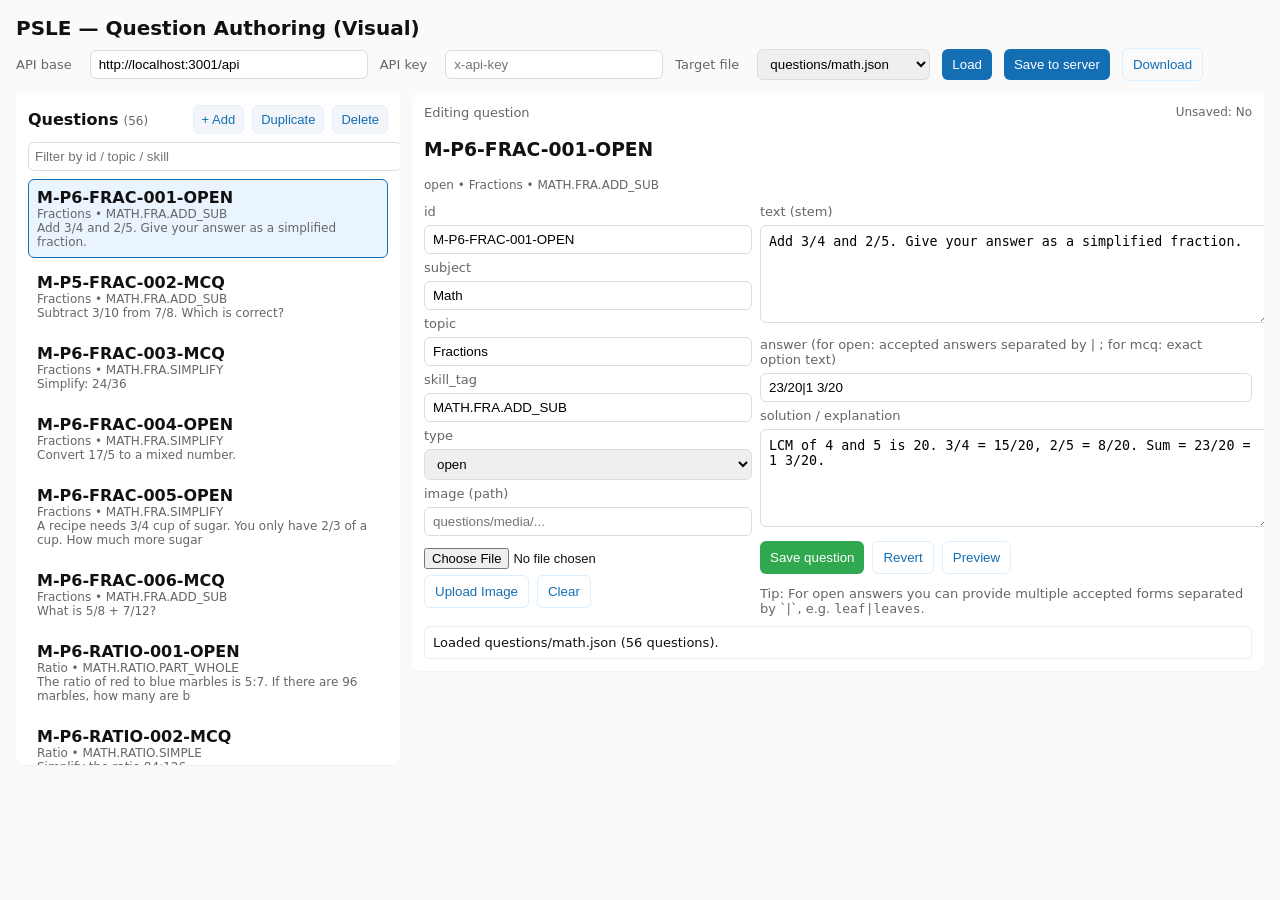
<file: author.html>
<!doctype html>
<html lang="en">
<head>
  <meta charset="utf-8" />
  <meta name="viewport" content="width=device-width,initial-scale=1" />
  <title>Question Authoring — Visual Editor</title>
  <style>
    :root { --accent:#146EB4; --muted:#666; --bg:#fafafa; --card:#fff; }
    body { font-family: Inter, Roboto, system-ui, Arial; margin: 16px; background:var(--bg); color:#111; }
    h1 { margin: 0 0 8px 0; font-size:20px; }
    .top { display:flex; gap:12px; align-items:center; margin-bottom:12px; flex-wrap:wrap; }
    label { font-size:13px; color:var(--muted); margin-right:6px; }
    input[type=text], select, input[type=number] { padding:6px 8px; border:1px solid #ddd; border-radius:6px; }
    #container { display:flex; gap:12px; align-items:flex-start; }
    .panel { background:var(--card); border-radius:8px; padding:12px; box-shadow:0 1px 2px rgba(0,0,0,0.04); }
    .left { width:360px; max-height:72vh; overflow:auto; }
    .right { flex:1; max-height:72vh; overflow:auto; }
    .q-list { list-style:none; padding:0; margin:8px 0 0 0; }
    .q-list li { padding:8px; border-radius:6px; margin-bottom:6px; cursor:pointer; display:flex; gap:8px; align-items:center; border:1px solid transparent; }
    .q-list li:hover { background:#f6fbff; border-color:#e1efff; }
    .q-list li.active { background:#eaf4ff; border-color:var(--accent); }
    .meta { font-size:12px; color:var(--muted); }
    .row { display:flex; gap:8px; margin-bottom:8px; align-items:center; }
    .col { display:flex; flex-direction:column; gap:6px; }
    textarea { width:100%; min-height:80px; font-family: monospace; padding:8px; border-radius:6px; border:1px solid #ddd; }
    input[type=file] { font-size:13px; }
    button { background:var(--accent); color:white; border:0; padding:8px 10px; border-radius:6px; cursor:pointer; }
    button.ghost { background:transparent; color:var(--accent); border:1px solid #dbefff; }
    .muted { color:var(--muted); font-size:13px; }
    .small { font-size:12px; color:var(--muted); }
    .flex { display:flex; gap:8px; align-items:center; }
    .controls { display:flex; gap:8px; flex-wrap:wrap; align-items:center; }
    .preview img { max-width:320px; display:block; margin:8px 0; border-radius:6px; }
    .danger { background:#E4572E; }
    .success { background:#2FA84F; }
    .status { margin-top:10px; padding:8px; border-radius:6px; background: #fff; border:1px solid #eee; font-size:13px; }
    .help { font-size:13px; color:var(--muted); margin-top:6px; }
    .opt-list { display:flex; flex-direction:column; gap:6px; }
    .opt-row { display:flex; gap:6px; align-items:center; }
    .opt-row input { flex:1; }
    .split { display:flex; gap:8px; }
    .w-40 { width:40%; }
    .w-60 { width:60%; }
    .btn-inline { padding:6px 8px; font-size:13px; background:#f2f6fb; color:var(--accent); border-radius:6px; border:1px solid #e6f0fb; cursor:pointer; }
  </style>
</head>
<body>
  <h1>PSLE — Question Authoring (Visual)</h1>

  <div class="top">
    <label>API base</label>
    <input id="apiBase" type="text" value="http://localhost:3001/api" style="width:260px;">
    <label>API key</label>
    <input id="apiKey" type="text" placeholder="x-api-key" style="width:200px;">
    <label>Target file</label>
    <select id="fileSelect">
      <option>questions/math.json</option>
      <option>questions/english.json</option>
      <option>questions/science.json</option>
    </select>
    <button id="loadBtn">Load</button>
    <button id="saveBtn">Save to server</button>
    <button id="downloadBtn" class="ghost">Download</button>
  </div>

  <div id="container">
    <div class="panel left">
      <div style="display:flex; justify-content:space-between; align-items:center;">
        <div><strong>Questions</strong> <span id="count" class="small muted">(0)</span></div>
        <div class="controls">
          <button id="addBtn" class="btn-inline">+ Add</button>
          <button id="dupBtn" class="btn-inline">Duplicate</button>
          <button id="delBtn" class="btn-inline danger">Delete</button>
        </div>
      </div>

      <input id="filterText" type="text" placeholder="Filter by id / topic / skill" style="width:100%; margin-top:8px; padding:6px; border-radius:6px; border:1px solid #ddd;">
      <ul class="q-list" id="qList"></ul>
    </div>

    <div class="panel right">
      <div style="display:flex; justify-content:space-between; align-items:flex-start;">
        <div>
          <div class="muted">Editing question</div>
          <h3 id="qTitle">—</h3>
          <div id="idNote" class="small muted"></div>
        </div>
        <div class="small muted">
          <div>Unsaved: <span id="unsavedFlag">No</span></div>
          <div id="lastSaved" class="small"></div>
        </div>
      </div>

      <div style="margin-top:12px;">
        <div class="split">
          <div class="col w-40">
            <label>id</label>
            <input id="qId" type="text" />
            <label>subject</label>
            <input id="qSubject" type="text" />
            <label>topic</label>
            <input id="qTopic" type="text" />
            <label>skill_tag</label>
            <input id="qSkill" type="text" />
            <label>type</label>
            <select id="qType">
              <option value="mcq">mcq</option>
              <option value="open">open</option>
              <option value="table">table</option>
            </select>
            <label>image (path)</label>
            <input id="qImage" type="text" placeholder="questions/media/..." />
            <div class="preview" id="imgPreview"></div>
            <input id="imageFile" type="file" accept="image/*">
            <div class="row">
              <button id="uploadBtn" class="ghost">Upload Image</button>
              <button id="clearImage" class="ghost">Clear</button>
            </div>
          </div>

          <div class="col w-60">
            <label>text (stem)</label>
            <textarea id="qText"></textarea>

            <div id="mcqArea" style="margin-top:8px;">
              <label>Options (MCQ)</label>
              <div class="opt-list" id="optList"></div>
              <button id="addOption" class="btn-inline" style="margin-top:6px;">+ Add option</button>
            </div>

            <div id="tableArea" style="margin-top:8px; display:none;">
              <label>Table JSON (headers + rows)</label>
              <textarea id="qTable" placeholder='{"headers":["A","B"],"rows":[["r1c1","r1c2"]]}'></textarea>
            </div>

            <label style="margin-top:8px;">answer (for open: accepted answers separated by | ; for mcq: exact option text)</label>
            <input id="qAnswer" type="text" />

            <label>solution / explanation</label>
            <textarea id="qSolution"></textarea>

            <div style="margin-top:8px; display:flex; gap:8px;">
              <button id="saveQuestion" class="success">Save question</button>
              <button id="revertQuestion" class="ghost">Revert</button>
              <button id="previewBtn" class="ghost">Preview</button>
            </div>

            <div class="help">Tip: For open answers you can provide multiple accepted forms separated by `|`, e.g. <code>leaf|leaves</code>.</div>
          </div>
        </div>

        <div class="status" id="status">Ready</div>
      </div>
    </div>
  </div>

  <script>
    // Simple authoring UI script
    let questions = [];
    let currentIndex = -1;
    let loadedFilename = document.getElementById('fileSelect').value;
    let unsaved = false;

    // UI elements
    const apiBaseEl = document.getElementById('apiBase');
    const apiKeyEl = document.getElementById('apiKey');
    const fileSelect = document.getElementById('fileSelect');
    const loadBtn = document.getElementById('loadBtn');
    const saveBtn = document.getElementById('saveBtn');
    const downloadBtn = document.getElementById('downloadBtn');
    const qListEl = document.getElementById('qList');
    const countEl = document.getElementById('count');
    const statusEl = document.getElementById('status');
    const unsavedFlag = document.getElementById('unsavedFlag');
    const lastSaved = document.getElementById('lastSaved');
    const filterText = document.getElementById('filterText');

    // editor fields
    const qId = document.getElementById('qId');
    const qSubject = document.getElementById('qSubject');
    const qTopic = document.getElementById('qTopic');
    const qSkill = document.getElementById('qSkill');
    const qType = document.getElementById('qType');
    const qTextEl = document.getElementById('qText');
    const optList = document.getElementById('optList');
    const qAnswer = document.getElementById('qAnswer');
    const qSolution = document.getElementById('qSolution');
    const qImage = document.getElementById('qImage');
    const imgPreview = document.getElementById('imgPreview');
    const imageFile = document.getElementById('imageFile');
    const uploadBtn = document.getElementById('uploadBtn');
    const clearImage = document.getElementById('clearImage');
    const addOptionBtn = document.getElementById('addOption');
    const mcqArea = document.getElementById('mcqArea');
    const tableArea = document.getElementById('tableArea');
    const qTable = document.getElementById('qTable');

    // left panel controls
    const addBtn = document.getElementById('addBtn');
    const dupBtn = document.getElementById('dupBtn');
    const delBtn = document.getElementById('delBtn');

    const saveQuestionBtn = document.getElementById('saveQuestion');
    const revertQuestionBtn = document.getElementById('revertQuestion');
    const previewBtn = document.getElementById('previewBtn');

    function setStatus(txt, ok=true){
      statusEl.textContent = txt;
      statusEl.style.borderColor = ok ? '#eee' : '#f5cccc';
    }

    function setUnsaved(v){
      unsaved = v;
      unsavedFlag.textContent = v ? 'Yes' : 'No';
    }

    function updateCount(){
      countEl.textContent = '(' + questions.length + ')';
    }

    function renderList(filter=''){
      qListEl.innerHTML = '';
      const f = (filter||'').trim().toLowerCase();
      questions.forEach((q, i) => {
        const title = q.id || ('Q' + (i+1));
        const txt = (q.text || '').replace(/\n/g,' ').slice(0,80);
        const key = (q.id + ' ' + (q.topic||'') + ' ' + (q.skill_tag||'') + ' ' + txt).toLowerCase();
        if (f && !key.includes(f)) return;
        const li = document.createElement('li');
        if (i === currentIndex) li.classList.add('active');
        li.dataset.index = i;
        li.innerHTML = `<div style="flex:1"><div><strong>${title}</strong></div><div class="meta">${q.topic||''} • ${q.skill_tag||''}</div><div class="small">${txt}</div></div>`;
        li.onclick = () => selectQuestion(i);
        qListEl.appendChild(li);
      });
    }

    function loadFileFromServer(){
  loadedFilename = fileSelect.value;
  setStatus('Loading ' + loadedFilename + ' ...');
  fetch(loadedFilename, {cache:'no-store'}).then(async res=>{
    if (!res.ok) throw new Error('HTTP '+res.status);
    const text = await res.text();
    try {
      const arr = JSON.parse(text);
      if (!Array.isArray(arr)) throw new Error('JSON is not an array');
      questions = arr;
      // start with no selection so selecting 0 won't trigger an accidental save
      currentIndex = -1;
      renderList(filterText.value);
      updateCount();
      // select first question if any
      if (questions.length) selectQuestion(0);
      setStatus('Loaded ' + loadedFilename + ' (' + questions.length + ' questions).');
    } catch(err) {
      setStatus('Parse error: ' + err.message, false);
    }
  }).catch(err=>{
    setStatus('Load failed: ' + err.message, false);
  });
}

    // editor <-> model sync
    function populateEditorFromQuestion(idx){
      if (idx == null || idx < 0 || !questions[idx]) {
        // clear
        qId.value = '';
        qSubject.value = '';
        qTopic.value = '';
        qSkill.value = '';
        qType.value = 'open';
        qTextEl.value = '';
        optList.innerHTML = '';
        qAnswer.value = '';
        qSolution.value = '';
        qImage.value = '';
        imgPreview.innerHTML = '';
        qTable.value = '';
        mcqArea.style.display = 'none';
        tableArea.style.display = 'none';
        document.getElementById('qTitle').textContent = '—';
        document.getElementById('idNote').textContent = '';
        setUnsaved(false);
        return;
      }
      const q = questions[idx];
      qId.value = q.id || '';
      qSubject.value = q.subject || '';
      qTopic.value = q.topic || '';
      qSkill.value = q.skill_tag || '';
      qType.value = q.type || 'open';
      qTextEl.value = q.text || '';
      qAnswer.value = q.answer || '';
      qSolution.value = q.solution || '';
      qImage.value = q.image || '';
      qTable.value = (q.table) ? JSON.stringify(q.table) : '';
      document.getElementById('qTitle').textContent = q.id || ('Q' + (idx+1));
      document.getElementById('idNote').textContent = (q.type || '') + ' • ' + (q.topic || '') + ' • ' + (q.skill_tag || '');

      // image preview
      imgPreview.innerHTML = '';
      if (q.image) {
        const img = document.createElement('img');
        img.src = q.image;
        img.alt = 'image';
        img.style.maxWidth = '320px';
        imgPreview.appendChild(img);
      }

      // MCQ options
      optList.innerHTML = '';
      if (q.type === 'mcq' && Array.isArray(q.options)) {
        q.options.forEach((opt, oi) => {
          const row = document.createElement('div');
          row.className = 'opt-row';
          row.innerHTML = `<input data-idx="${oi}" class="opt-input" value="${escapeHtml(opt)}"/><button class="ghost small" data-del="${oi}">X</button>`;
          optList.appendChild(row);
          row.querySelector('button[data-del]').onclick = (e)=>{
            e.preventDefault();
            q.options.splice(oi,1);
            populateEditorFromQuestion(currentIndex);
            setUnsaved(true);
            renderList(filterText.value);
          };
          row.querySelector('.opt-input').oninput = (e)=>{
            q.options[oi] = e.target.value;
            setUnsaved(true);
          };
        });
      } else if (q.type === 'mcq') {
        // ensure empty options area
        q.options = q.options || [];
      }

      // show/hide areas
      mcqArea.style.display = (q.type === 'mcq') ? 'block' : 'none';
      tableArea.style.display = (q.type === 'table') ? 'block' : 'none';

      setUnsaved(false);
    }

    function readEditorToQuestion(idx){
      if (idx == null || idx < 0) return;
      const q = questions[idx];
      q.id = qId.value.trim() || q.id || ('Q_' + Date.now());
      q.subject = qSubject.value.trim() || q.subject || 'Math';
      q.topic = qTopic.value.trim() || q.topic || '';
      q.skill_tag = qSkill.value.trim() || q.skill_tag || '';
      q.type = qType.value;
      q.text = qTextEl.value;
      q.answer = qAnswer.value;
      q.solution = qSolution.value;
      q.image = qImage.value.trim() || undefined;
      if (qType.value === 'mcq') {
        // collect option inputs
        const opts = [];
        optList.querySelectorAll('.opt-input').forEach(inp => {
          opts.push(inp.value);
        });
        q.options = opts;
      } else {
        delete q.options;
      }
      if (qType.value === 'table') {
        try {
          q.table = qTable.value ? JSON.parse(qTable.value) : undefined;
        } catch(e) {
          // leave as string until valid
        }
      } else {
        delete q.table;
      }
      setUnsaved(true);
      renderList(filterText.value);
    }

    function selectQuestion(i){
  // Only persist editor -> model if we are actually switching away from a valid index
  if (currentIndex !== -1 && currentIndex !== i) {
    readEditorToQuestion(currentIndex);
  }
  currentIndex = i;
  renderList(filterText.value);
  populateEditorFromQuestion(currentIndex);
}

    // util
    function escapeHtml(s) { return (s||'').replaceAll('"','&quot;'); }

    // event wiring
    loadBtn.onclick = () => loadFileFromServer();
    fileSelect.onchange = () => { loadedFilename = fileSelect.value; };

    // add / duplicate / delete
    addBtn.onclick = ()=>{
      const newQ = {
        id: 'NEW-' + Date.now(),
        subject: 'Math',
        topic: '',
        skill_tag: '',
        type: 'open',
        text: '',
        answer: '',
        solution: ''
      };
      questions.unshift(newQ);
      currentIndex = 0;
      updateCount();
      renderList(filterText.value);
      selectQuestion(0);
      setUnsaved(true);
    };

    dupBtn.onclick = ()=>{
      if (currentIndex < 0) return;
      const copy = JSON.parse(JSON.stringify(questions[currentIndex]));
      copy.id = (copy.id || 'COPY') + '-cp-' + Date.now();
      questions.splice(currentIndex+1, 0, copy);
      renderList(filterText.value);
      updateCount();
      selectQuestion(currentIndex+1);
      setUnsaved(true);
    };

    delBtn.onclick = ()=>{
      if (currentIndex < 0) return;
      if (!confirm('Delete this question?')) return;
      questions.splice(currentIndex,1);
      currentIndex = Math.max(0, currentIndex-1);
      renderList(filterText.value);
      updateCount();
      selectQuestion(currentIndex);
      setUnsaved(true);
    };

    // options
    addOptionBtn.onclick = ()=>{
      if (currentIndex < 0) return;
      const q = questions[currentIndex];
      q.options = q.options || [];
      q.options.push('Option ' + (q.options.length+1));
      populateEditorFromQuestion(currentIndex);
      setUnsaved(true);
    };

    // editor change detection
    [qId,qSubject,qTopic,qSkill,qType,qTextEl,qAnswer,qSolution,qImage,qTable].forEach(el=>{
      el.addEventListener('input', ()=>{
        if (currentIndex >= 0) readEditorToQuestion(currentIndex);
      });
    });

    // image upload
    uploadBtn.onclick = async ()=>{
      if (!imageFile.files.length) { setStatus('Select a file first', false); return; }
      const base = apiBaseEl.value.replace(/\/$/,'');
      const key = apiKeyEl.value;
      const fd = new FormData();
      fd.append('image', imageFile.files[0]);
      setStatus('Uploading image ...');
      try {
        const res = await fetch(base + '/upload-image', { method:'POST', headers: { 'x-api-key': key }, body: fd });
        const j = await res.json();
        if (!res.ok) throw new Error(j.error || JSON.stringify(j));
        qImage.value = j.path; // set path
        populateEditorFromQuestion(currentIndex);
        setStatus('Uploaded: ' + j.path);
        setUnsaved(true);
      } catch(err) {
        setStatus('Upload failed: ' + err.message, false);
      }
    };

    clearImage.onclick = ()=>{
      qImage.value = '';
      imgPreview.innerHTML = '';
      if (currentIndex>=0) readEditorToQuestion(currentIndex);
      setUnsaved(true);
    };

    // save question locally
    saveQuestionBtn.onclick = ()=>{
      if (currentIndex >= 0) {
        readEditorToQuestion(currentIndex);
        setStatus('Question saved locally (the file still needs saving to server).');
      }
    };

    revertQuestionBtn.onclick = ()=>{
      if (currentIndex >= 0) {
        populateEditorFromQuestion(currentIndex);
        setStatus('Reverted editor to last loaded version of the question.');
      }
    };

    previewBtn.onclick = ()=>{
      if (currentIndex < 0) return;
      const q = questions[currentIndex];
      alert('Preview:\n\n' + (q.text || '[no text]') + '\n\nAnswer: ' + (q.answer || '[no answer]'));
    };

    // save whole file to server
    saveBtn.onclick = async ()=>{
      // ensure latest edits are in array
      if (currentIndex >= 0) readEditorToQuestion(currentIndex);
      const base = apiBaseEl.value.replace(/\/$/,'');
      const key = apiKeyEl.value;
      const filename = fileSelect.value;
      try {
        setStatus('Saving ' + filename + ' ...');
        const res = await fetch(base + '/save-json', {
          method:'POST',
          headers: { 'Content-Type': 'application/json', 'x-api-key': key },
          body: JSON.stringify({ filename, content: questions })
        });
        const j = await res.json();
        if (!res.ok) throw new Error(j.error || JSON.stringify(j));
        setStatus('Saved to server: ' + j.path);
        lastSaved.textContent = 'Last saved: ' + new Date().toLocaleString();
        setUnsaved(false);
      } catch (err) {
        setStatus('Save failed: ' + err.message, false);
      }
    };

    // download file locally
    downloadBtn.onclick = ()=>{
      if (currentIndex >= 0) readEditorToQuestion(currentIndex);
      const blob = new Blob([JSON.stringify(questions, null, 2)], { type: 'application/json' });
      const url = URL.createObjectURL(blob);
      const a = document.createElement('a');
      a.href = url;
      a.download = fileSelect.value.split('/').pop() || 'questions.json';
      a.click();
      URL.revokeObjectURL(url);
    };

    // filter
    filterText.addEventListener('input', ()=> renderList(filterText.value));

    // keyboard shortcuts
    document.addEventListener('keydown', (e) => {
      if (e.key === 's' && (e.ctrlKey || e.metaKey)) {
        e.preventDefault();
        saveBtn.click();
      }
      if (e.key === 'n' && (e.ctrlKey || e.metaKey)) {
        e.preventDefault();
        addBtn.click();
      }
    });

    // HELP: load default at start if file is present
    window.addEventListener('load', ()=>{
      // try to load the default chosen file quietly
      setTimeout(()=> {
        loadFileFromServer();
      }, 200);
    });

  </script>
</body>
</html>
</file>
